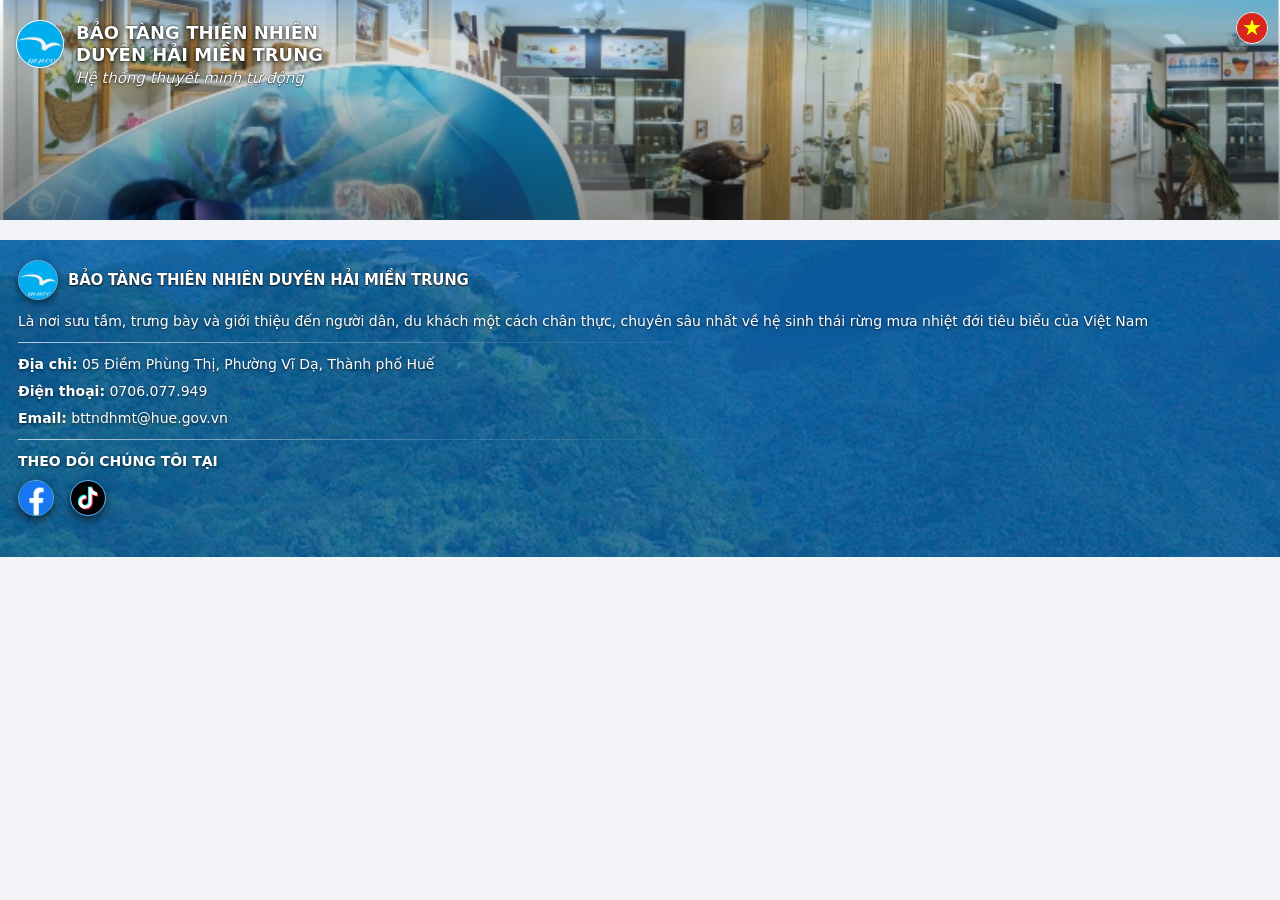
<file: index.html>
<!DOCTYPE html>
<html lang="vi">
<head>
<meta charset="UTF-8">
<meta name="viewport" content="width=device-width, initial-scale=1.0">
<title>Bảo tàng</title>
<link rel="stylesheet" href="./style.css">
</head>

<body class="app">

<!-- COVER -->
<div class="app-cover">

  <div class="cover-overlay">

    <div class="cover-top">

      <div class="cover-left">

        <!-- HÀNG LOGO + TITLE -->
        <div class="title-row">

          <div class="logo-wrap">
            <img src="./logo.jpg" class="logo">
          </div>

          <div class="title-text">
            <h1 id="museumTitle">
  BẢO TÀNG THIÊN NHIÊN <br>
  DUYÊN HẢI MIỀN TRUNG
</h1>
            <h2 id="museumTitleEn" class="hidden">CENTRAL COASTAL NATURE MUSEUM</h2>
          </div>

        </div>

        <!-- SUB -->
        <p id="museumSub">Hệ thống thuyết minh tự động</p>
        <p id="museumSubEn" class="hidden">Automatic Audio Guide System</p>

      </div>

      <!-- FLAG -->
      <div class="lang-switch" id="langSwitch">
        <img id="langIcon" src="./vn.jpg">
      </div>

    </div>

  </div>

</div>
    

<!-- LIST -->
<div class="app-list" id="list"></div>

<!-- ✅ BLOCK GIỚI THIỆU -->
<div class="museum-info">
  <div class="overlay"></div>

  <div class="info-content">

    <!-- HEADER -->
    <div class="info-header">
      <img src="./logo.jpg" class="info-logo">
      <h3>BẢO TÀNG THIÊN NHIÊN DUYÊN HẢI MIỀN TRUNG</h3>
    </div> <!-- ✅ ĐÓNG Ở ĐÂY -->

    <!-- BLOCK 1 -->
    <div class="info-block desc">
      <p>
        Là nơi sưu tầm, trưng bày và giới thiệu đến người dân, du khách
        một cách chân thực, chuyên sâu nhất về hệ sinh thái rừng mưa nhiệt đới tiêu biểu của Việt Nam
      </p>
    </div>

    <!-- BLOCK 2 -->
    <div class="info-block contact">
      <p><b>Địa chỉ:</b> 05 Điềm Phùng Thị, Phường Vĩ Dạ, Thành phố Huế</p>
      <p><b>Điện thoại:</b> 0706.077.949</p>
      <p><b>Email:</b> bttndhmt@hue.gov.vn</p>
    </div>

    <!-- BLOCK 3 -->
    <div class="info-block social-block">
      <p><b>THEO DÕI CHÚNG TÔI TẠI</b></p>

      <div class="social">
        <a href="https://fb.com/bttndhmt" target="_blank">
          <img src="fb.png">
        </a>
        <a href="https://www.tiktok.com/@bttndhmt" target="_blank">
          <img src="tiktok.png">
        </a>
      </div>
    </div>

  </div>
</div>

<script src="./app.js"></script>

<script>
// ===== GLOBAL =====
let currentLang = localStorage.getItem("lang") || "vi";
let currentAudio = null;
let currentBtn = null;

const langSwitch = document.getElementById("langSwitch");
const langIcon = document.getElementById("langIcon");

// ===== FLAG =====
function updateLangUI() {
langIcon.src = currentLang === "vi" ? "./vn.jpg" : "./en.jpg";
}

function updateHeaderLang() {
  const isVI = currentLang === "vi";

  document.getElementById("museumTitle").classList.toggle("hidden", !isVI);
  document.getElementById("museumTitleEn").classList.toggle("hidden", isVI);

  document.getElementById("museumSub").classList.toggle("hidden", !isVI);
  document.getElementById("museumSubEn").classList.toggle("hidden", isVI);
}

updateLangUI();
updateHeaderLang();

// ===== SWITCH LANG =====
langSwitch.onclick = () => {
  currentLang = currentLang === "vi" ? "en" : "vi";
  localStorage.setItem("lang", currentLang);

  updateLangUI();
  updateHeaderLang();

  if (currentAudio) {
    currentAudio.pause();
    if (currentBtn) currentBtn.innerText = "▶";
    currentAudio = null;
    currentBtn = null;
  }

  load();
};

// ===== LOAD =====
async function load() {

  const data = await getPlaces();
  localStorage.setItem("places", JSON.stringify(data));
  const list = document.getElementById("list");
  list.innerHTML = "";

  let order = []; // 👈 QUAN TRỌNG

  const rooms = [
    { id: 1 },
    { id: 8 },
    { id: 9 },
    { id: 10 },
    { id: 11 },
    { id: 12 },
    { id: 13 }
  ];

  function getRoomTitle(id) {
    const map = {
      1: {
        vi: "GIỚI THIỆU TỔNG QUAN",
        en: "GENERAL INTRODUCTION"
      },
      8: { vi: "Phòng trưng bày Thực vật và gỗ rừng", en: "Wood and Plant Exhibition Room" },
      9: { vi: "Phòng trưng bày Khu hệ Thú rừng mưa nhiệt đới ", en: "Tropical Rainforest Mammal Fauna Exhibition Room" },
      10:{ vi: "Phòng trưng bày Cá, Lưỡng cư và Bò sát ", en: "Fish, Amphibians, and Reptiles Exhibition Room" },
      11:{ vi: "Phòng trưng bày Tiến hóa sinh giới", en: "Evolution of Life Exhibition Room" },
      12:{ vi: "Phòng trưng bày Khu hệ chim vùng đầm phá", en: "Lagoon Bird Fauna Exhibition Room" },
      13:{ vi: "Phòng trưng bày Địa chất và Khoáng sản", en: "Geology and Mineral Resources Exhibition Room" }
    };
    return map[id] ? map[id][currentLang] : "";
  }

  function getFloor(id) {
    if (id === 1) return "";
    if (id >= 8 && id <= 10) return currentLang === "vi" ? "TẦNG 1" : "FLOOR 1";
    if (id === 11) return currentLang === "vi" ? "TẦNG 2" : "FLOOR 2";
    if (id >= 12) return currentLang === "vi" ? "TẦNG 3" : "FLOOR 3";
  }

  let lastFloor = "";

  rooms.forEach(room => {

    const items = data.filter(d => d.danhmuc == room.id);
    if (!items.length) return;

    const floor = getFloor(room.id);

    if (floor && floor !== lastFloor) {
      const f = document.createElement("div");
      f.className = "floor-title";
      f.innerText = floor;
      list.appendChild(f);
      lastFloor = floor;
    }

    const section = document.createElement("div");
    section.className = room.id == 1 ? "category main-category" : "category";

    section.innerHTML = `
      <div class="category-title">
        <span>${getRoomTitle(room.id)}</span>
        <span class="arrow">▼</span>
      </div>
      <div class="category-list"></div>
    `;

    const title = section.querySelector(".category-title");
    const listWrap = section.querySelector(".category-list");

    title.onclick = () => {
      listWrap.classList.toggle("open");
      section.classList.toggle("open");
    };

    items.forEach((item, index) => {

      order.push(item.id); // 👈 CHÌA KHÓA NEXT

      const div = document.createElement("div");
      div.className = "app-card";

      const number = (index + 1).toString().padStart(2, "0");

      div.innerHTML = `
        <div class="card-left">
          <div class="card-number">${number}</div>
        </div>

        <div class="card-content">
          <div class="card-title">
            ${currentLang === "vi"
              ? item.tendiadiem
              : (item.tendiadiemen || item.tendiadiem)}
          </div>
        </div>

        <div class="card-right">
          <button class="play-btn">▶</button>
          <audio></audio>
        </div>
      `;

      const titleEl = div.querySelector(".card-title");
      const btn = div.querySelector(".play-btn");
      const audio = div.querySelector("audio");

      titleEl.onclick = () => {
        localStorage.setItem("place_" + item.id, JSON.stringify(item));
        window.location.href = "detail.html?id=" + item.id;
      };

      btn.onclick = () => {

        if (currentAudio === audio) {
          audio.pause();
          btn.innerText = "▶";
          currentAudio = null;
          currentBtn = null;
          return;
        }

        if (currentAudio) {
          currentAudio.pause();
          if (currentBtn) currentBtn.innerText = "▶";
  
      }

        audio.src = currentLang === "vi"
          ? item.audiotiengviet
          : item.audiotienganh;

        audio.play();
        btn.innerText = "⏸";

        currentAudio = audio;
        currentBtn = btn;
      };

      audio.onended = () => {
        btn.innerText = "▶";
        currentAudio = null;
        currentBtn = null;
      };

      listWrap.appendChild(div);
    });

    list.appendChild(section);
  });

  // 👇 LƯU ORDER ĐÚNG CHỖ
  localStorage.setItem("order", JSON.stringify(order));
}

// START
load();
</script>

</body>
</html>
</file>
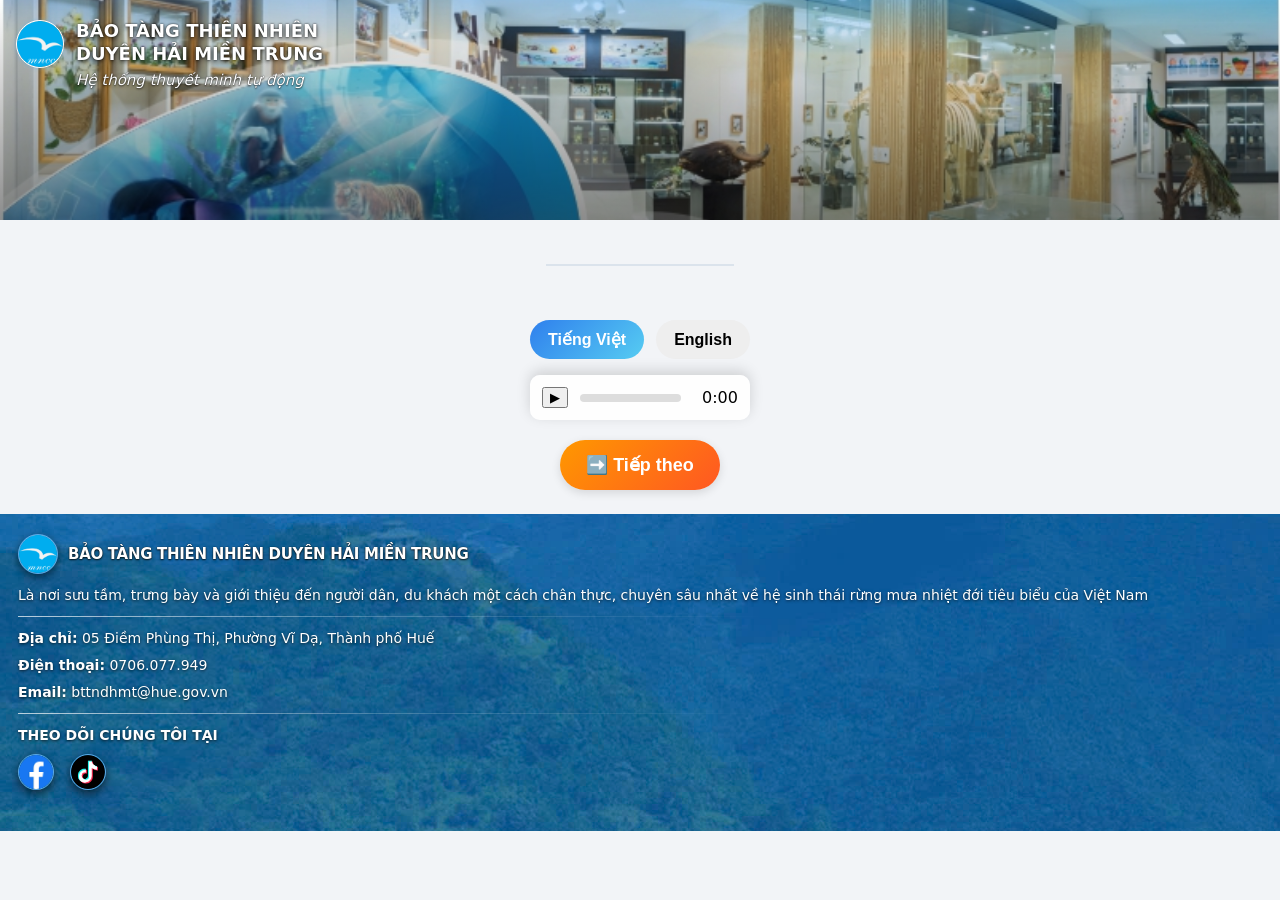
<file: detail.html>
<!DOCTYPE html>
<html lang="vi">
<head>
<meta charset="UTF-8">
<meta name="viewport" content="width=device-width, initial-scale=1.0">
<title>Chi tiết</title>
<link rel="stylesheet" href="./style.css">
</head>

<body class="app">

<!-- HEADER -->
<div class="app-cover small" onclick="goHome()">
  <div class="cover-overlay">
    <div class="cover-top">
      <div class="cover-left">

        <div class="cover-header">

          <!-- LOGO -->
          <div class="logo-wrap">
            <img src="./logo.jpg" class="logo">
          </div>

          <!-- TEXT -->
          <div class="title-group">
            <h1 id="museumTitle">
  BẢO TÀNG THIÊN NHIÊN <br>
  DUYÊN HẢI MIỀN TRUNG
</h1>
            <h1 id="museumTitleEn" class="hidden">CENTRAL COASTAL NATURE MUSEUM</h1>

            <p id="museumSub">Hệ thống thuyết minh tự động</p>
            <p id="museumSubEn" class="hidden">Automatic Audio Guide System</p>
          </div>

        </div>

      </div>
    </div>
  </div>
</div>
<!-- CONTENT -->
<div class="app-detail">

  <h2 id="title"></h2>

<div id="gallery" class="hero-slider"></div>


  <!-- LANG -->
  <div class="lang-center">
    <button id="btnVI" class="lang-btn active">Tiếng Việt</button>
    <button id="btnEN" class="lang-btn">English</button>
  </div>

<!-- AUDIO -->
<div class="audio-bar">
  <button id="playBtn">▶</button>

  <div class="progress">
    <div class="progress-fill" id="progress"></div>
  </div>

  <span id="time">0:00</span>
</div>

<audio id="audio"></audio>



  <!-- TEXT -->
  <div id="content"></div>

</div>

<div id="content"></div>

<!-- NEXT -->
<div class="next-wrap">
  <button id="nextBtn">➡️ Tiếp theo</button>
</div>

<div class="museum-info">
  <div class="overlay"></div>

  <div class="info-content">

    <!-- HEADER -->
    <div class="info-header">
      <img src="./logo.jpg" class="info-logo">
      <h3>BẢO TÀNG THIÊN NHIÊN DUYÊN HẢI MIỀN TRUNG</h3>
    </div> <!-- ✅ ĐÓNG Ở ĐÂY -->

    <!-- BLOCK 1 -->
    <div class="info-block desc">
      <p>
        Là nơi sưu tầm, trưng bày và giới thiệu đến người dân, du khách
        một cách chân thực, chuyên sâu nhất về hệ sinh thái rừng mưa nhiệt đới tiêu biểu của Việt Nam
      </p>
    </div>

    <!-- BLOCK 2 -->
    <div class="info-block contact">
      <p><b>Địa chỉ:</b> 05 Điềm Phùng Thị, Phường Vĩ Dạ, Thành phố Huế</p>
      <p><b>Điện thoại:</b> 0706.077.949</p>
      <p><b>Email:</b> bttndhmt@hue.gov.vn</p>
    </div>

    <!-- BLOCK 3 -->
    <div class="info-block social-block">
      <p><b>THEO DÕI CHÚNG TÔI TẠI</b></p>

      <div class="social">
        <a href="https://fb.com/bttndhmt" target="_blank">
          <img src="fb.png">
        </a>
        <a href="https://www.tiktok.com/@bttndhmt" target="_blank">
          <img src="tiktok.png">
        </a>
      </div>
    </div>

  </div>
</div>


<script src="app.js"></script>

<script>

// ================= DETAIL =================

const id =
new URLSearchParams(window.location.search)
.get("id");

// cache local
let place =
JSON.parse(
localStorage.getItem("place_" + id)
);

// fallback list
if (!place) {

const all =
JSON.parse(
localStorage.getItem("places")
) || [];

place = all.find(
p => p.id == id
);
}

let lang =
localStorage.getItem("lang") || "vi";

const titleEl =
document.getElementById("title");

const contentEl =
document.getElementById("content");

const btnVI =
document.getElementById("btnVI");

const btnEN =
document.getElementById("btnEN");

const audio =
document.getElementById("audio");

const playBtn =
document.getElementById("playBtn");

const progress =
document.getElementById("progress");

const time =
document.getElementById("time");


// ================= LOAD ALL PLACES =================

async function loadAllPlaces() {

  try {

    const places = await getPlaces();

    localStorage.setItem(
      "places",
      JSON.stringify(places)
    );

    return places;

  } catch (e) {

    console.log(
      "LOAD PLACES ERROR:",
      e
    );

    return [];
  }
}
// ================= RENDER =================

async function render() {

if (!place) return;

titleEl.innerText =
lang === "vi"
? place.tendiadiem
: (
place.tendiadiemen ||
place.tendiadiem
);

contentEl.innerHTML = `
  <div class="content">
    ${
      lang === "vi"
        ? place.thuyetminh
        : place.thuyetminhtienganh
    }
  </div>
`;
// ===== AUDIO =====

audio.pause();

audio.src =
lang === "vi"
? place.audiotiengviet
: place.audiotienganh;

playBtn.innerText = "▶";

updateHeaderLang()

// ================= HERO SLIDER =================

const galleryEl =
  document.getElementById("gallery");

// ảnh đại diện đầu tiên
const images = [

  {
    taianh: place.anhdaidien
  },

  ...(await getImages(
    place.id || place.autoid
  ))
];

const hasMultiple =
  images.length > 1;
galleryEl.innerHTML = `

${hasMultiple ? `
<button class="nav prev" onclick="prevSlide()">
❮
</button>
` : ""}

<div class="slides">

${images.map(img => {

  const src =
    img.taianh ||
    img.url ||
    "";

  return `

    <div class="hero-slide">

      <img
  data-src="${src}"
  src=""
  class="lazy-img"
  onclick="openImage('${src}')"
>

    </div>

  `;

}).join("")}

</div>

${hasMultiple ? `
<button class="nav next" onclick="nextSlideManual()">
❯
</button>
` : ""}

${hasMultiple ? `
<div class="dots">

${images.map((_,i)=>`
  <span class="dot ${i===0?"active":""}"></span>
`).join("")}

</div>
` : ""}
`;

  
// ================= AUTO SLIDE =================

let currentSlide = 0;

const slidesWrap =
  galleryEl.querySelector(".slides");

const slides =
  galleryEl.querySelectorAll(".hero-slide");
// ===== LAZY LOAD + COMPRESS =====

const lazyImages =
  galleryEl.querySelectorAll(".lazy-img");

lazyImages.forEach(async (img)=>{

  const original =
    img.dataset.src;

  const compressed =
    await compressImage(
      original,
      0.5,
      1000
    );

  img.src = compressed;
});

// ===== SHOW =====

function showSlide(index){

  slides[index].scrollIntoView({

    behavior:"smooth",

    inline:"center",

    block:"nearest"

  });

  updateDots();
}

// ===== DOTS =====

function updateDots(){

  const dots =
    galleryEl.querySelectorAll(".dot");

  dots.forEach(dot =>
    dot.classList.remove("active")
  );

  dots[indexSafe()]
    ?.classList.add("active");
}

function indexSafe(){

  if(currentSlide >= slides.length){
    currentSlide = 0;
  }

  if(currentSlide < 0){
    currentSlide = slides.length - 1;
  }

  return currentSlide;
}

// ===== NEXT =====

function nextSlide(){

  currentSlide++;

  indexSafe();

  showSlide(currentSlide);
}

// ===== PREV =====

function prevSlide(){

  currentSlide--;

  indexSafe();

  showSlide(currentSlide);
}

// ===== BUTTONS =====

window.nextSlideManual = () => {

  nextSlide();

  resetAuto();
};

window.prevSlide = () => {

  prevSlide();

  resetAuto();
};

// ===== AUTO =====

let autoSlide =
  setInterval(nextSlide, 5000);

function resetAuto(){

  clearInterval(autoSlide);

  autoSlide =
    setInterval(nextSlide, 5000);
}

// ===== TOUCH FIX =====
let isTouching = false;

galleryEl.addEventListener("touchstart", () => {

  isTouching = true;

  clearInterval(autoSlide);
});

slidesWrap.addEventListener("scroll", () => {

  const slideWidth =
    slides[0].offsetWidth;

  currentSlide = Math.round(
    slidesWrap.scrollLeft / slideWidth
  );

  updateDots();
});

// ===== TOUCH =====

galleryEl.addEventListener("touchstart", () => {

  clearInterval(autoSlide);
});

galleryEl.addEventListener("touchend", () => {

  resetAuto();
});
  
    // audio
  audio.pause();

  audio.src =
    lang === "vi"
      ? place.audiotiengviet
      : place.audiotienganh;

  playBtn.innerText = "▶";

  updateHeaderLang();
}

// ================= AUDIO =================

playBtn.onclick = async () => {

  if (!audio.src) return;

  try {

    if (audio.paused) {

      await audio.play();

      playBtn.innerText = "⏸";

    } else {

      audio.pause();

      playBtn.innerText = "▶";
    }

  } catch (e) {

    console.log(e);
  }
};

audio.ontimeupdate = () => {

  if (!audio.duration) return;

  const percent =
    (audio.currentTime / audio.duration) * 100;

  progress.style.width = percent + "%";

  const min = Math.floor(audio.currentTime / 60);
  const sec = Math.floor(audio.currentTime % 60);

  time.innerText =
    `${min}:${sec.toString().padStart(2,"0")}`;
};

// ================= LANG =================
btnVI.onclick = () => {

  lang = "vi";

  localStorage.setItem("lang", lang);

  btnVI.classList.add("active");
  btnEN.classList.remove("active");

  render();
};

btnEN.onclick = () => {

  lang = "en";

  localStorage.setItem("lang", lang);

  btnEN.classList.add("active");
  btnVI.classList.remove("active");

  render();
};

function updateHeaderLang() {

  const isVI = lang === "vi";

  document.getElementById("museumTitle")
    .classList.toggle("hidden", !isVI);

  document.getElementById("museumTitleEn")
    .classList.toggle("hidden", isVI);

  document.getElementById("museumSub")
    .classList.toggle("hidden", !isVI);

  document.getElementById("museumSubEn")
    .classList.toggle("hidden", isVI);
}

// ================= NEXT =================

const nextBtn =
  document.getElementById("nextBtn");

nextBtn.onclick = async () => {

  // lấy toàn bộ place
  let all =
    JSON.parse(
      localStorage.getItem("places")
    ) || [];

  // chưa có cache
  if (!all.length) {

    all = await loadAllPlaces();
  }

  // sort theo id
  all.sort((a,b)=>{

    const idA =
      parseInt(
        a.id ||
        a.autoid ||
        a.iddulieu
      );

    const idB =
      parseInt(
        b.id ||
        b.autoid ||
        b.iddulieu
      );

    return idA - idB;
  });

  // id hiện tại
  const currentId =
    parseInt(id);

  // index hiện tại
  const index =
    all.findIndex(p =>

      parseInt(
        p.id ||
        p.autoid ||
        p.iddulieu
      ) === currentId
    );

  // mặc định vòng về đầu
  let nextPlace = all[0];

  // có phần tử tiếp theo
  if (
    index !== -1 &&
    index < all.length - 1
  ) {

    nextPlace =
      all[index + 1];
  }

  // id tiếp theo
  const nextId =
    nextPlace.id ||
    nextPlace.autoid ||
    nextPlace.iddulieu;

  // cache trước
  localStorage.setItem(
    "place_" + nextId,
    JSON.stringify(nextPlace)
  );

  // chuyển trang
  window.location.href =
    "detail.html?id=" + nextId;
};

// ================= NAV =================
function goHome() {
  window.location.href = "index.html";
}

// ================= IMAGE VIEWER =================
function openImage(src) {

  document.getElementById("viewer").style.display = "flex";

  document.getElementById("viewerImg").src = src;
}

function closeViewer() {

  document.getElementById("viewer").style.display = "none";
}
// ================= COMPRESS IMAGE =================

async function compressImage(url, quality = 0.7, maxWidth = 1200){

  return new Promise((resolve) => {

    const img = new Image();

    img.crossOrigin = "anonymous";

    img.onload = () => {

      const canvas =
        document.createElement("canvas");

      let width = img.width;
      let height = img.height;

      // resize
      if(width > maxWidth){

        height =
          height * (maxWidth / width);

        width = maxWidth;
      }

      canvas.width = width;
      canvas.height = height;

      const ctx =
        canvas.getContext("2d");

      ctx.drawImage(
        img,
        0,
        0,
        width,
        height
      );

      resolve(
        canvas.toDataURL(
          "image/jpeg",
          quality
        )
      );
    };

    img.src = url;
  });
}
// INIT
async function init() {

  await getToken();

  // chưa có cache
  if (!place) {

    const all =
      await loadAllPlaces();

    place = all.find(
      p =>
        String(
          p.id ||
          p.autoid ||
          p.iddulieu
        ) === String(id)
    );
  }

  // có dữ liệu
  if (place) {

    render();

  } else {

    alert("Không có dữ liệu!");

    window.location.href =
      "index.html";
  }
}

init();

</script>

<div id="viewer" class="viewer" onclick="closeViewer()">
  <img id="viewerImg">
</div>
</file>
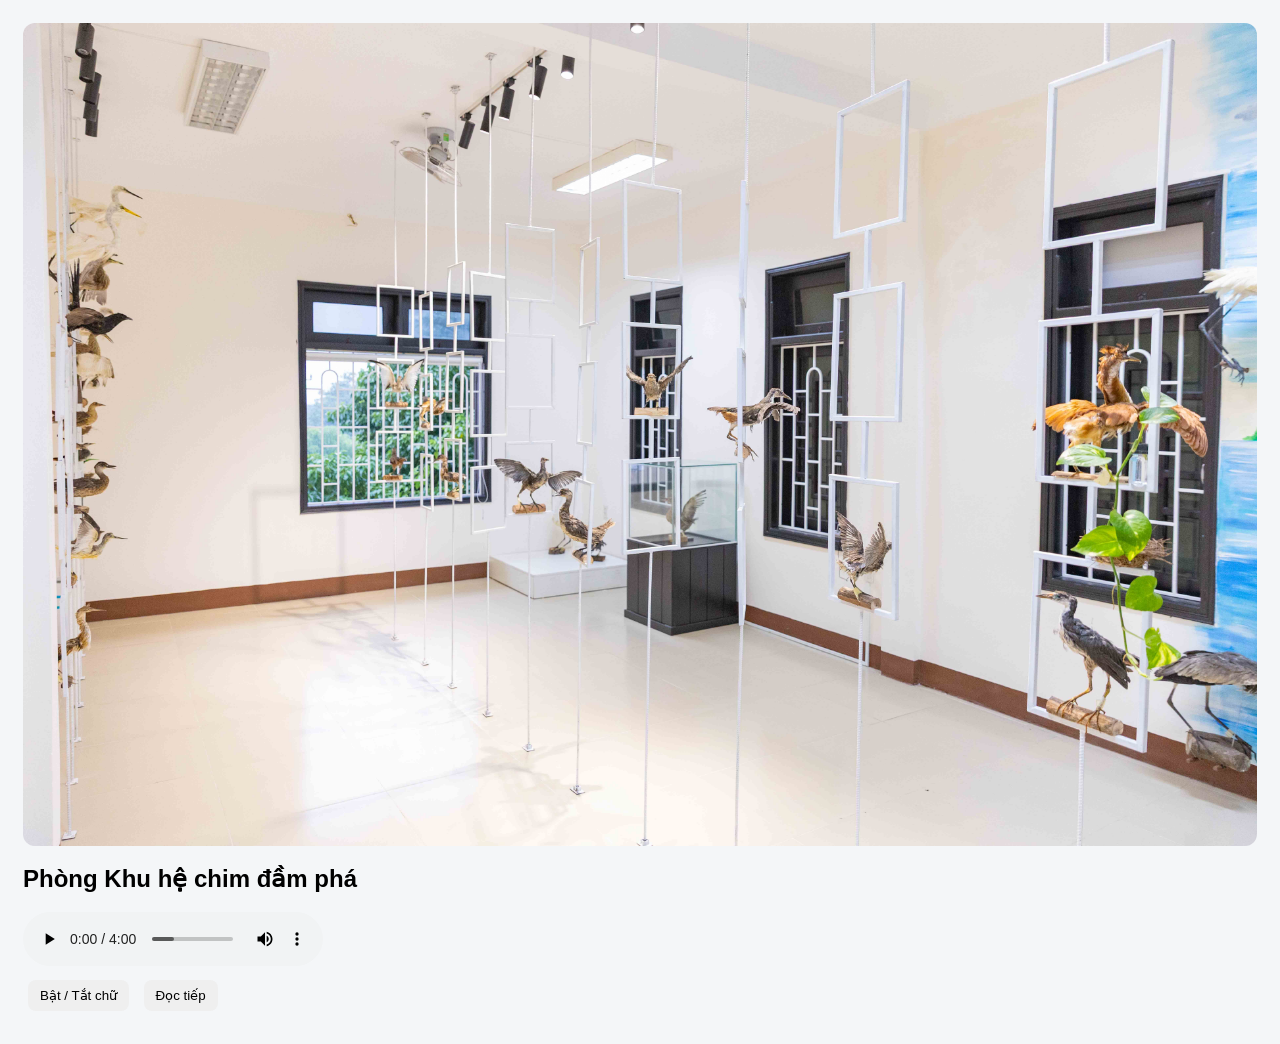
<file: rooms/chim.html>
<!DOCTYPE html>
<html lang="vi">
<head>
<meta charset="UTF-8">
<meta name="viewport" content="width=device-width, initial-scale=1.0">
<title>Phòng Khu hệ chim đầm phá</title>
<style>
body { font-family: Arial; padding:15px; background:#f4f6f8; }
img { width:100%; border-radius:12px; }
h2 { margin-top:15px; }
button { margin:10px 5px; padding:8px 12px; border:none; border-radius:8px; }
#text { display:none; max-height:200px; overflow:auto; background:#fff; padding:10px; border-radius:8px; }
</style>
</head>
<body>

<img src="../img/chim.jpg">
<h2>Phòng Khu hệ chim đầm phá</h2>

<audio id="audio" controls src="../amthanh/5.mp3"></audio>

<div>
<button onclick="toggleText()">Bật / Tắt chữ</button>
<button onclick="scrollText()">Đọc tiếp</button>
</div>

<div id="text">Vùng đầm phá Tam Giang – Cầu Hai là hệ đầm phá lớn nhất Đông Nam Á...<br>(TOÀN BỘ NỘI DUNG PHÒNG CHIM ĐẦM PHÁ)</div>

<script>
function toggleText() {
  let t = document.getElementById('text');
  t.style.display = (t.style.display === 'none') ? 'block' : 'none';
}
function scrollText() {
  let t = document.getElementById('text');
  t.scrollTop += 150;
}
</script>

</body>
</html>
</file>
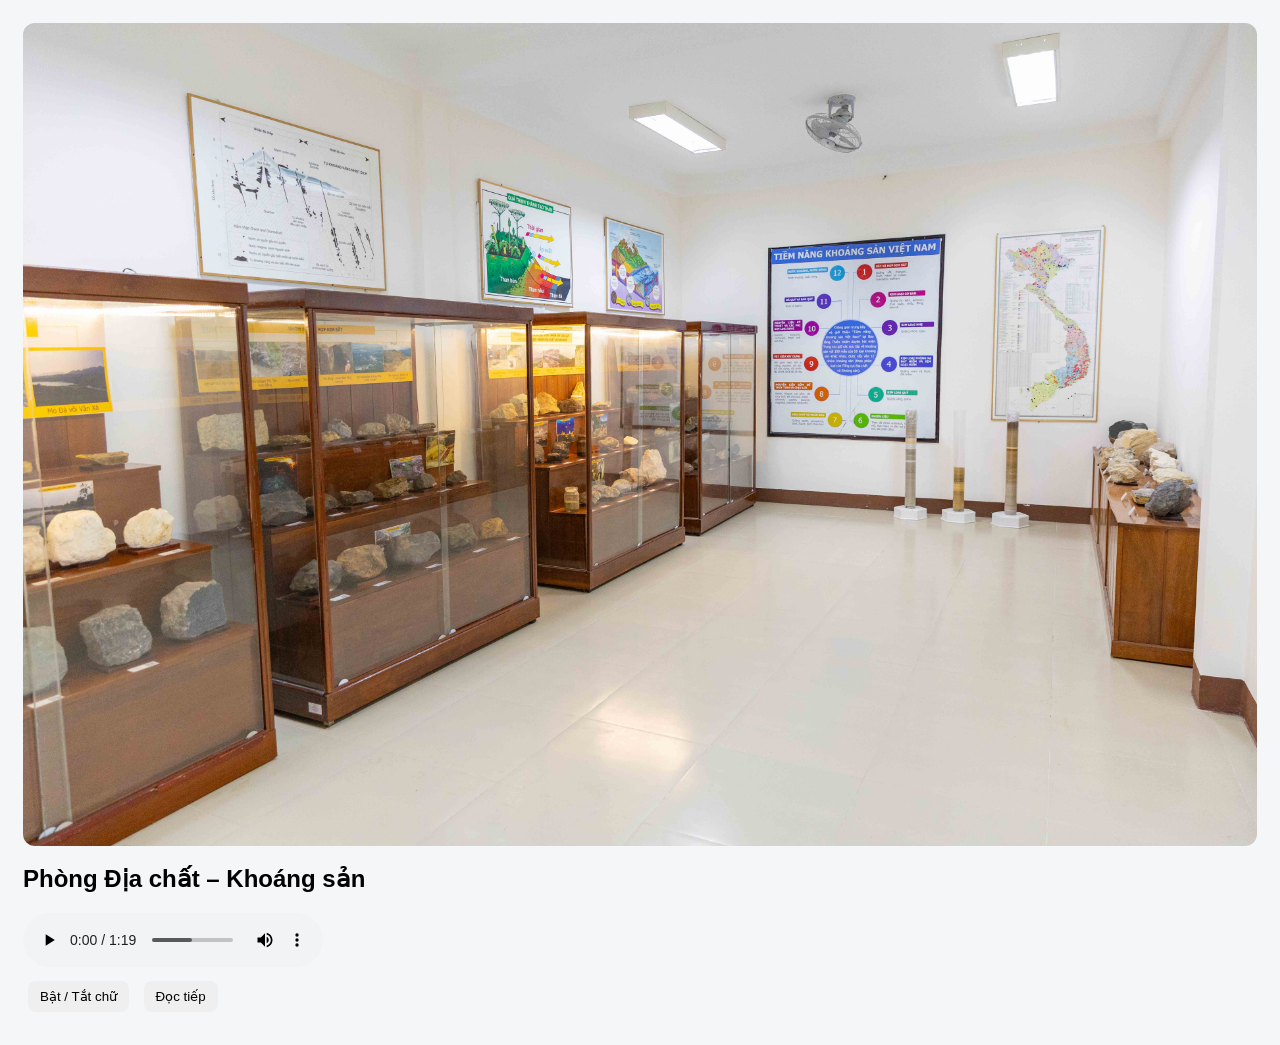
<file: rooms/dia-chat.html>
<!DOCTYPE html>
<html lang="vi">
<head>
<meta charset="UTF-8">
<meta name="viewport" content="width=device-width, initial-scale=1.0">
<title>Phòng Địa chất – Khoáng sản</title>
<style>
body { font-family: Arial; padding:15px; background:#f4f6f8; }
img { width:100%; border-radius:12px; }
h2 { margin-top:15px; }
button { margin:10px 5px; padding:8px 12px; border:none; border-radius:8px; }
#text { display:none; max-height:200px; overflow:auto; background:#fff; padding:10px; border-radius:8px; }
</style>
</head>
<body>

<img src="../img/dia-chat.jpg">
<h2>Phòng Địa chất – Khoáng sản</h2>

<audio id="audio" controls src="../amthanh/6.mp3"></audio>

<div>
<button onclick="toggleText()">Bật / Tắt chữ</button>
<button onclick="scrollText()">Đọc tiếp</button>
</div>

<div id="text">Việt Nam có khoảng 5.000 mỏ và điểm quặng với gần 60 loại khoáng sản...<br>(TOÀN BỘ NỘI DUNG PHÒNG ĐỊA CHẤT – KHOÁNG SẢN)</div>

<script>
function toggleText() {
  let t = document.getElementById('text');
  t.style.display = (t.style.display === 'none') ? 'block' : 'none';
}
function scrollText() {
  let t = document.getElementById('text');
  t.scrollTop += 150;
}
</script>

</body>
</html>
</file>
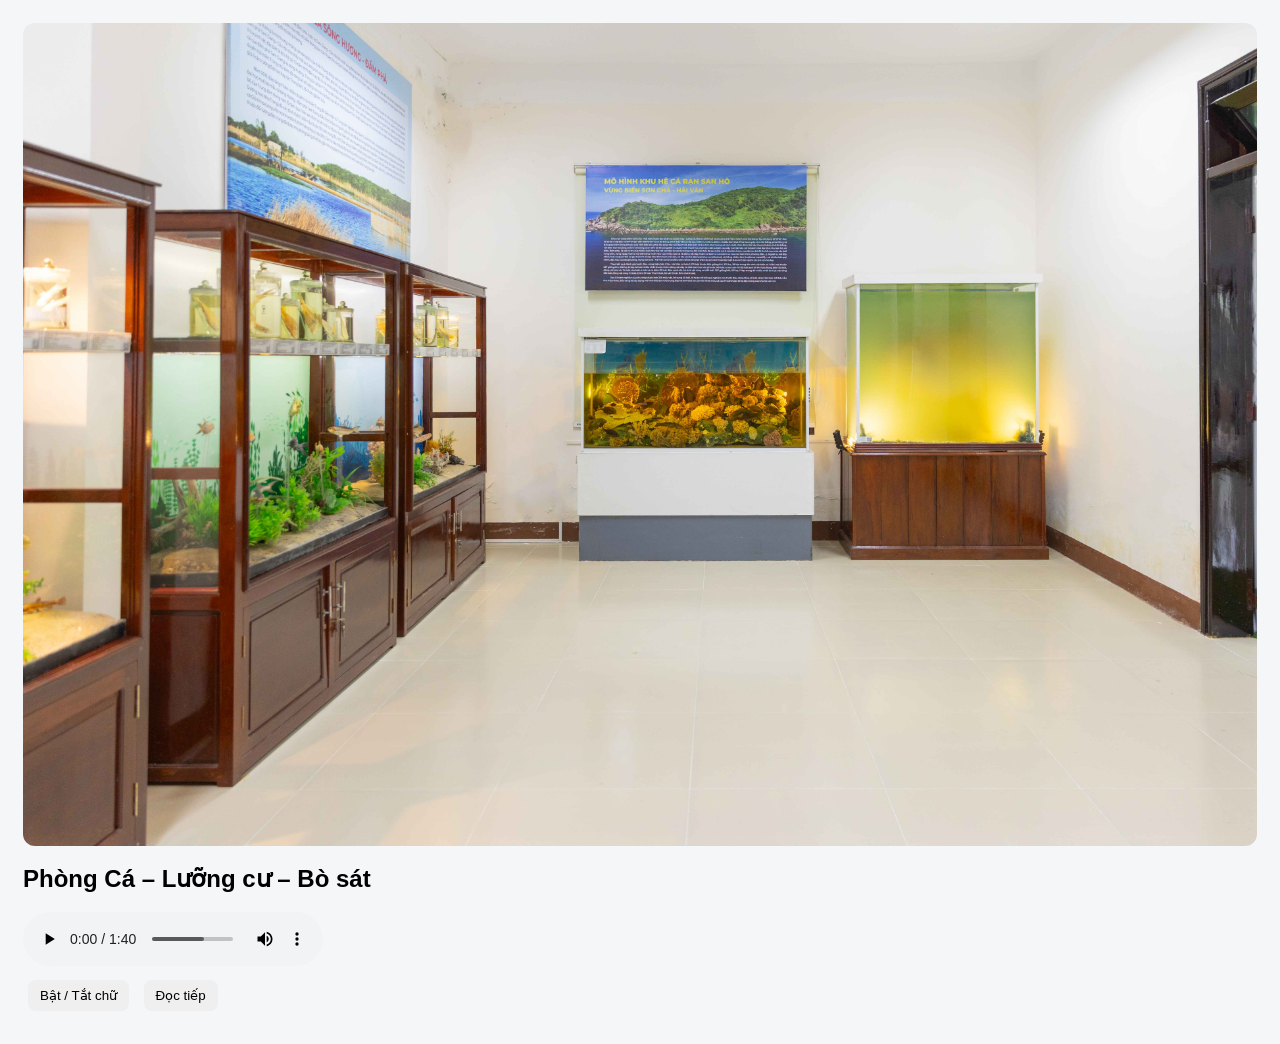
<file: rooms/luong-cu.html>
<!DOCTYPE html>
<html lang="vi">
<head>
<meta charset="UTF-8">
<meta name="viewport" content="width=device-width, initial-scale=1.0">
<title>Phòng Cá – Lưỡng cư – Bò sát</title>
<style>
body { font-family: Arial; padding:15px; background:#f4f6f8; }
img { width:100%; border-radius:12px; }
h2 { margin-top:15px; }
button { margin:10px 5px; padding:8px 12px; border:none; border-radius:8px; }
#text { display:none; max-height:200px; overflow:auto; background:#fff; padding:10px; border-radius:8px; }
</style>
</head>
<body>

<img src="../img/luong-cu.jpg">
<h2>Phòng Cá – Lưỡng cư – Bò sát</h2>

<audio id="audio" controls src="../amthanh/3.mp3"></audio>

<div>
<button onclick="toggleText()">Bật / Tắt chữ</button>
<button onclick="scrollText()">Đọc tiếp</button>
</div>

<div id="text">Khu trưng bày cá, lưỡng cư và bò sát phản ánh sự đa dạng sinh học của các hệ sinh thái nước...<br>(TOÀN BỘ NỘI DUNG PHÒNG CÁ – LƯỠNG CƯ – BÒ SÁT)</div>

<script>
function toggleText() {
  let t = document.getElementById('text');
  t.style.display = (t.style.display === 'none') ? 'block' : 'none';
}
function scrollText() {
  let t = document.getElementById('text');
  t.scrollTop += 150;
}
</script>

</body>
</html>
</file>
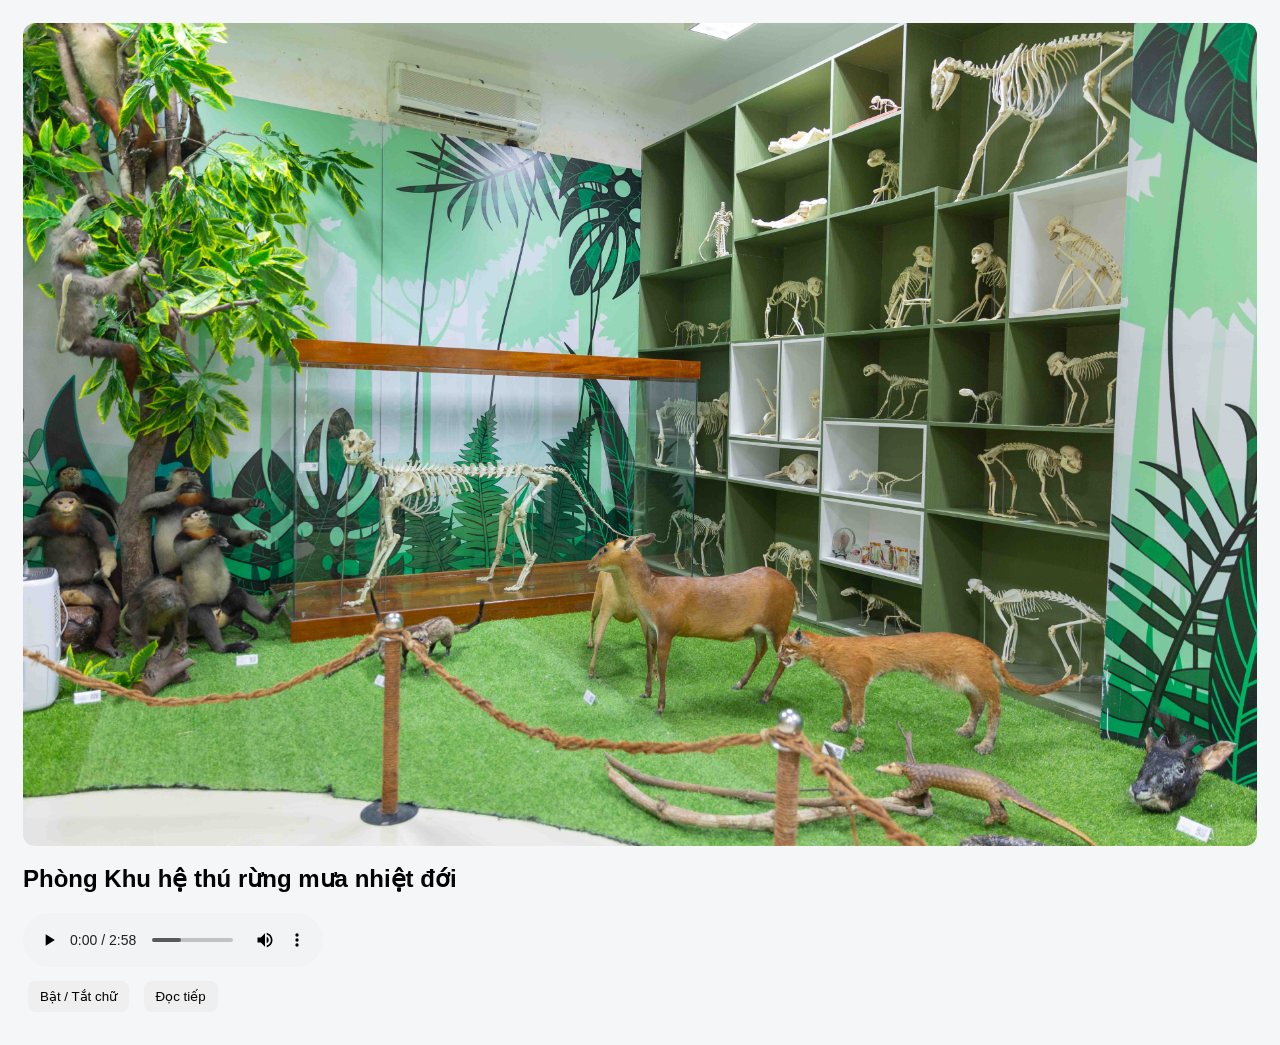
<file: rooms/nhiet-doi.html>
<!DOCTYPE html>
<html lang="vi">
<head>
<meta charset="UTF-8">
<meta name="viewport" content="width=device-width, initial-scale=1.0">
<title>Phòng Khu hệ thú rừng mưa nhiệt đới</title>
<style>
body { font-family: Arial; padding:15px; background:#f4f6f8; }
img { width:100%; border-radius:12px; }
h2 { margin-top:15px; }
button { margin:10px 5px; padding:8px 12px; border:none; border-radius:8px; }
#text { display:none; max-height:200px; overflow:auto; background:#fff; padding:10px; border-radius:8px; }
</style>
</head>
<body>

<img src="../img/nhiet-doi.jpg">
<h2>Phòng Khu hệ thú rừng mưa nhiệt đới</h2>

<audio id="audio" controls src="../amthanh/2.mp3"></audio>

<div>
<button onclick="toggleText()">Bật / Tắt chữ</button>
<button onclick="scrollText()">Đọc tiếp</button>
</div>

<div id="text">Phòng trưng bày giới thiệu các nhóm thú tiêu biểu của rừng mưa nhiệt đới Trường Sơn...<br>(TOÀN BỘ NỘI DUNG PHÒNG THÚ RỪNG MƯA NHIỆT ĐỚI)</div>

<script>
function toggleText() {
  let t = document.getElementById('text');
  t.style.display = (t.style.display === 'none') ? 'block' : 'none';
}
function scrollText() {
  let t = document.getElementById('text');
  t.scrollTop += 150;
}
</script>

</body>
</html>
</file>
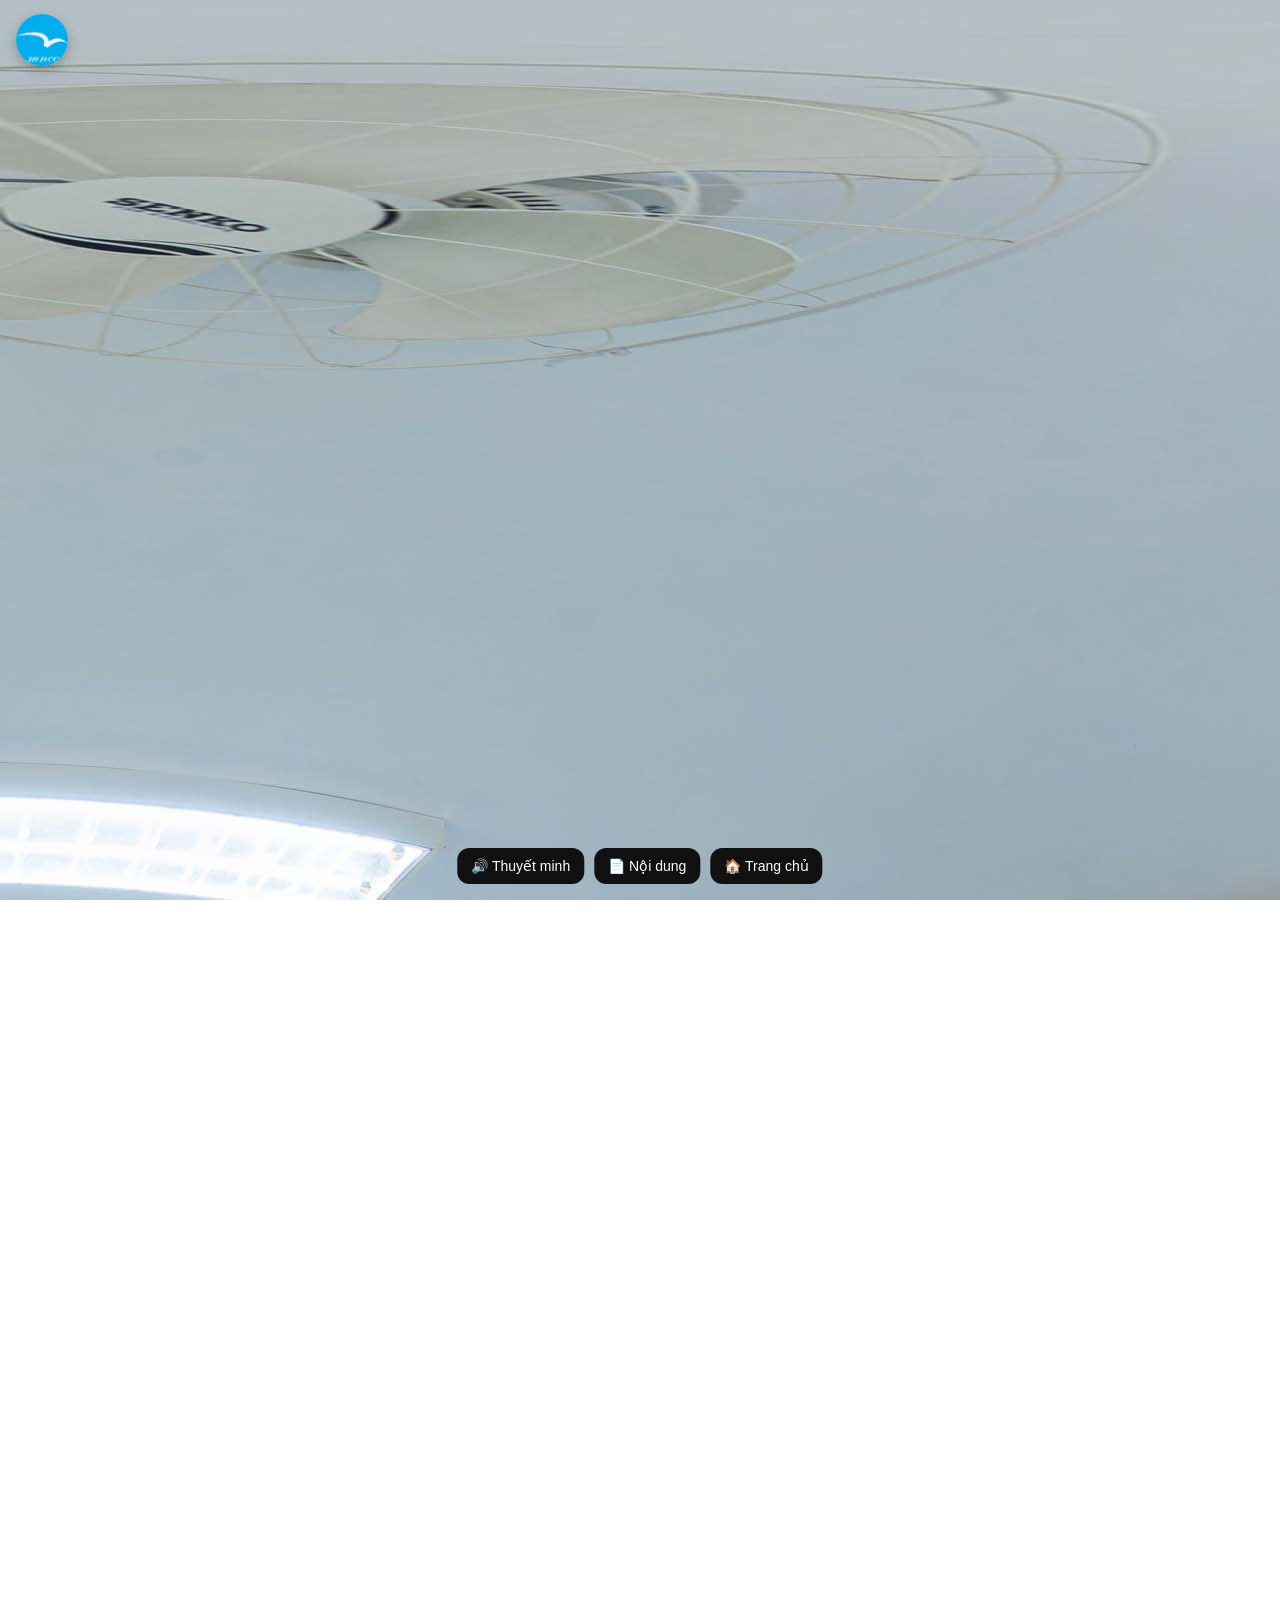
<file: rooms/thuc-vat.html>
<!DOCTYPE html>
<html lang="vi">
<head>
<meta charset="UTF-8">
<meta name="viewport" content="width=device-width, initial-scale=1.0, user-scalable=no">
<title>Phòng Thực vật – Gỗ rừng</title>

<!-- A-FRAME -->
<script src="https://aframe.io/releases/1.5.0/aframe.min.js"></script>

<style>
html, body {
  margin: 0;
  padding: 0;
  width: 100%;
  height: 100%;
  overflow: hidden;
  font-family: Arial, sans-serif;
}

/* LOGO */
.logo-circle{
  position: fixed;
  top: 14px;
  left: 16px;
  z-index: 1000;

  width: 52px;
  height: 52px;

  border-radius: 50%;
  object-fit: cover;

  /* KHÔNG NỀN */
  background: transparent;

  /* nổi nhẹ trên ảnh */
  box-shadow: 0 4px 12px rgba(0,0,0,0.25);
}

/* PANEL NỘI DUNG */
#textBox {
  position: fixed;
  bottom: 90px;
  left: 50%;
  transform: translateX(-50%);
  width: calc(100% - 40px);
  max-width: 860px;
  max-height: 55vh;
  overflow-y: auto;

  background: linear-gradient(
    to top,
    rgba(0,0,0,0.85),
    rgba(0,0,0,0.65)
  );

  color: #ffffff;
  border-radius: 20px;
  padding: 22px 26px;
  display: none;
  z-index: 20;

  box-shadow: 0 12px 30px rgba(0,0,0,0.45);
  backdrop-filter: blur(6px);
}

#textBox h2{
  margin-top: 0;
  font-size: 20px;
  color: #ffd36a;
}

#textBox h3{
  margin-top: 16px;
  color: #ffde8a;
}

#textBox p{
  line-height: 1.7;
  font-size: 15px;
}

/* NÚT ĐIỀU KHIỂN */
.controls {
  position: fixed;
  bottom: 16px;
  left: 50%;
  transform: translateX(-50%);
  display: flex;
  gap: 10px;
  z-index: 30;
}

.controls button {
  background: #111;
  color: #fff;
  border: none;
  padding: 10px 14px;
  border-radius: 12px;
  font-size: 14px;
  cursor: pointer;
}
</style>
</head>

<body>

<!-- LOGO -->
<img src="../img/logo Bao tang.png" class="logo-circle" alt="Logo">


<!-- SCENE 360 -->
<a-scene
  embedded
  vr-mode-ui="enabled: false"
  device-orientation-permission-ui="enabled: false"
  style="width:100vw; height:100vh">

  <a-assets>
    <img id="thucvat360" src="../img/thuc-vat-360.jpg">
  </a-assets>

  <a-sky id="sky" src="#thucvat360" rotation="0 -90 0"></a-sky>

  <a-camera
    look-controls="touchEnabled: true"
    wasd-controls-enabled="false">
  </a-camera>

</a-scene>

<!-- NỘI DUNG CHỮ -->
<div id="textBox">
<h2>PHÒNG THỰC VẬT – GỖ RỪNG</h2>

<p><span style="font-size:larger;"><strong>Giới thiệu chung:&nbsp;</strong>Huế nằm trong vùng Bắc Trung Bộ, nơi hội tụ nhiều dạng địa hình từ biển &ndash; đầm phá &ndash; đồng bằng &ndash; núi cao. Điều kiện khí hậu ẩm gió mùa cùng sự đa dạng sinh cảnh đã hình thành hệ thực vật rừng phong phú, nhiều tầng, mang giá trị cao về sinh học và bảo tồn.</span></p>

<p><span style="font-size:larger;">Phòng trưng bày giới thiệu các nhóm thực vật quan trọng, tập trung vào <strong>gỗ quý</strong>, <strong>loài đặc hữu</strong>, <strong>loài nguy cấp</strong>, qua đó phản ánh sự giàu có của đa dạng sinh học địa phương.</span></p>

<p><span style="font-size:larger;"><strong>I. Bộ mẫu gỗ rừng tiêu biểu</strong></span></p>

<p><span style="font-size:larger;">Bộ mẫu gồm 34 loài gỗ lớn được thu thập tại Khu Bảo tồn Sao La (2015&ndash;2018) và một số khu rừng tự nhiên của Huế. Đây là những loài đại diện cho <strong>các hệ sinh thái rừng thường xanh, rừng nửa rụng lá và rừng hỗn giao tre nứa</strong>.</span></p>

<p><span style="font-size:larger;">Trong số đó có nhiều loài <strong>gỗ nhóm I &ndash; quý hiếm</strong>, được pháp luật bảo vệ, có giá trị kinh tế và sinh thái cao. Bảo tàng đã xử lý và bảo quản 4 mẫu bằng kỹ thuật composite:</span></p>

<p><span style="font-size:larger;"><strong>1. Gõ mật &ndash; <em>Sindora siamensis</em> (Họ Đậu)</strong></span></p>

<p><span style="font-size:larger;">Gỗ cứng, vân đẹp; dùng cho đồ nội thất cao cấp.<br />
Trạng thái bảo tồn: <strong>EN &ndash; Nguy cấp</strong> (Sách đỏ Việt Nam), <strong>Nhóm IIA</strong>.</span></p>

<p><span style="font-size:larger;"><strong>2. Gõ lau &ndash; <em>Sindora tonkinensis</em> (Họ Đậu)</strong></span></p>

<p><span style="font-size:larger;">Gỗ nâu thẫm, rất bền; phân bố rải rác ở Huế và các tỉnh Bắc &ndash; Trung Bộ.<br />
Trạng thái: <strong>EN &ndash; Nguy cấp</strong>, <strong>Nhóm IIA</strong>.</span></p>

<p><span style="font-size:larger;"><strong>3. Trai lý &ndash; <em>Fagraea fragrans</em> (Họ Long đởm)</strong></span></p>

<p><span style="font-size:larger;">Loài cây gỗ nhỏ đến trung bình, phân bố vùng cát và rừng phục hồi; giá trị dược liệu và kinh tế.<br />
Trạng thái: <strong>Nhóm IIA</strong>.</span></p>

<p><span style="font-size:larger;"><strong>4. Re hương &ndash; <em>Cinnamomum parthenoxylon</em> (Họ Long não)</strong></span></p>

<p><span style="font-size:larger;">Loài cho tinh dầu, gỗ tốt nhưng bị khai thác cạn kiệt; hiện rất hiếm gặp cây trưởng thành.<br />
Trạng thái: <strong>CR &ndash; Rất nguy cấp</strong>, <strong>Nhóm IIA</strong>.</span></p>

<p><span style="font-size:larger;"><strong>Giá trị đa dạng sinh học:</strong><br />
Các loài gỗ lớn là trụ cột của hệ sinh thái rừng, duy trì cấu trúc tán cây, điều hòa khí hậu, lưu giữ carbon và là nơi cư trú của nhiều loài động vật. Sự suy giảm của nhóm loài này đe dọa nghiêm trọng đến cân bằng sinh thái.</span></p>

<p><span style="font-size:larger;"><strong>II. Bộ mẫu thực vật ép</strong></span></p>

<p><span style="font-size:larger;">Bộ mẫu được thu thập trong khuôn khổ Đề án &ldquo;Thu thập mẫu vật cho Bảo tàng Thiên nhiên duyên hải miền Trung đến năm 2030&rdquo;. Các loài được ép khô theo quy trình chuẩn, đại diện cho nhóm cây gỗ, cây bụi, loài phổ biến và loài ít gặp ở rừng núi thấp của Huế.</span></p>

<p><span style="font-size:larger;">Một số loài tiêu biểu:</span></p>

<p><span style="font-size:larger;"><strong>&ndash; Lài trâu &ndash; <em>Tabernaemontana bovina</em> (Họ Trúc đào)</strong></span></p>

<p><span style="font-size:larger;">Cây bụi &ndash; gỗ nhỏ, hoa trắng, có mủ; phân bố rộng ở rừng thứ sinh.<br />
Giá trị: dược liệu dân gian.<br />
Trạng thái: <strong>LC &ndash; Ít quan ngại</strong>.</span></p>

<p><span style="font-size:larger;"><strong>&ndash; Bồ cu vẽ &ndash; <em>Breynia fruticosa</em> (Họ Phyllanthaceae)</strong></span></p>

<p><span style="font-size:larger;">Cây bụi &ndash; gỗ nhỏ, đặc trưng bởi dấu vết sâu vẽ trên lá; quả đen nhỏ.<br />
Giá trị: dược liệu; phân bố vùng thấp và trung du.</span></p>

<p><span style="font-size:larger;"><strong>&ndash; Chiếc chùm to &ndash; <em>Barringtonia macrostachya</em> (Họ Lé)</strong></span></p>

<p><span style="font-size:larger;">Cây gỗ trung bình, hoa nở về đêm, mùi thơm mạnh; sinh trưởng trong rừng ẩm.<br />
Giá trị: loài chỉ thị độ ẩm, góp phần duy trì hệ sinh thái thung lũng.</span></p>

<p><span style="font-size:larger;"><strong>&ndash; Muồng truỗng &ndash; <em>Zanthoxylum avicennae</em> (Họ Cam)</strong></span></p>

<p><span style="font-size:larger;">Thân mang gai; lá và vỏ dùng làm thuốc.<br />
Giá trị: kinh tế &ndash; y học; loài ưu sáng, phổ biến ở vùng núi đá và rừng thứ sinh.</span></p>

<p><span style="font-size:larger;"><strong>Ý nghĩa bộ mẫu ép:</strong><br />
Giúp định danh, lưu trữ nguồn gen, phục vụ nghiên cứu hệ thực vật, hỗ trợ công tác bảo tồn và giáo dục môi trường. Đây cũng là bằng chứng khoa học về hiện trạng thực vật địa phương giai đoạn 2020&ndash;2030.</span></p>

</div>

<!-- NÚT -->
<div class="controls">
<button onclick="toggleAudio()">🔊 Thuyết minh</button>
<button onclick="toggleText()">📄 Nội dung</button>
<a href="../index.html"><button>🏠 Trang chủ</button></a>
</div>

<!-- AUDIO -->
<audio id="audio" src="../amthanh/thuc-vat.mp3"></audio>

<script>
function toggleAudio(){
  const a = document.getElementById('audio');
  if (a.paused) a.play();
  else a.pause();
}

function toggleText(){
  const t = document.getElementById('textBox');
  t.style.display = (t.style.display === 'none' || t.style.display === '') 
    ? 'block' : 'none';
}
</script>

<!-- QUAY TỰ ĐỘNG -->
<script>
let autoRotate = true;
let sky = document.getElementById('sky');
let rotationY = -90;
const speed = 0.02;

function rotateSky(){
  if(autoRotate){
    rotationY += speed;
    sky.setAttribute('rotation', `0 ${rotationY} 0`);
  }
  requestAnimationFrame(rotateSky);
}
rotateSky();

document.addEventListener('touchstart', () => autoRotate = false);
document.addEventListener('mousedown', () => autoRotate = false);
document.addEventListener('touchend', () => autoRotate = true);
document.addEventListener('mouseup', () => autoRotate = true);
</script>

</body>
</html>
</file>
<file: style.css>
/* ===== RESET ===== */
* { box-sizing: border-box; }

body {
  margin: 0;
  font-family: system-ui, -apple-system, sans-serif;
}

body.app {
  background: #f2f4f7; /* 👈 nền xám giống ảnh */
}

/* ===== COVER (FIX CHUẨN 400x900) ===== */
.app-cover {
  position: relative;
  width: 100%;
  height: 220px;

  aspect-ratio: 900 / 400; /* 👈 chuẩn tỉ lệ */

  background: url("./bia.jpg") center / cover no-repeat;

  overflow: hidden;
}

/* ===== OVERLAY ===== */
.cover-overlay {
  position: absolute;
  inset: 0;
  padding: 16px;
  color: white;

  background: linear-gradient(
    to top,
    rgba(0,0,0,0.45),
    transparent
  );
}

/* ===== POSITION ===== */
.cover-left {
  position: absolute;
  top: 20px;
  left: 16px;
  right: 70px;
}

/* ===== ROW LOGO + TITLE ===== */
.cover-header {
    display: flex;
  align-items: flex-start; /* 👈 FIX thật */
  gap: 12px;
}

/* ===== LOGO ===== */
.logo-wrap {
  width: 48px;
  height: 48px;
  border-radius: 50%;
border: 1px solid White;
box-shadow:
    0 0 4px rgba(90,169,230,0.5);

  overflow: hidden;
  flex-shrink: 0;
}

.logo {
  width: 100%;
  height: 100%;
  object-fit: cover;
}

/* ===== TITLE ===== */


#museumTitle,
#museumTitleEn {
  font-size: 18px;
text-shadow:
    0 2px 4px rgba(0,0,0,0.6),
    0 0 2px rgba(0,0,0,0.8);
  font-weight: 700;
  margin: 0;
  line-height: 1.25;
  padding-right: 50px; /* 👈 CHỪA CHỖ CHO CỜ */

}

/* ===== SUB ===== */
#museumSub,
#museumSubEn {
  font-size: 15px;
  display: inline-block;   /* 👈 để viền ôm chữ */
  margin-top: 1px;
  margin-left: 60px; /* 👈 QUAN TRỌNG */
font-weight: 500;   /* đậm */
font-style: italic; /* nghiêng */
text-shadow:
    0 1px 2px rgba(0,0,0,0.6),
    0 0 1px rgba(0,0,0,0.8);

}

/* ===== FLAG ===== */
.lang-switch {
  position: absolute;
  top: 12px;
  right: 12px;
  width: 32px;
  height: 32px;
  border-radius: 50%;
  overflow: hidden;
}

.lang-switch img {
  width: 100%;
  height: 100%;
 border: 1px solid white;
  border-radius: 50%; /* 👈 quan trọng */

  object-fit: cover;  /* 👈 tránh méo */

}

/* ===== HIDDEN ===== */
.hidden {
  display: none !important;
}


/* ===== CATEGORY ===== */
.category {
  margin: 18px 12px;
}

/* ===== MAIN CATEGORY ===== */
.main-category .category-title {
  position: relative;

  width: calc(100% - 24px);
  margin: 16px auto;

  padding: 20px 24px;

  border-radius: 40px;

  background: linear-gradient(90deg, #1e5fa8, #2c7be5);

  display: flex;
  align-items: center;
  justify-content: center;

  text-align: center;

  font-size: 20px;
  font-weight: 700;
  color: #fff;

  box-shadow: 0 3px 10px rgba(0,0,0,0.12);

  cursor: pointer;
}

/* ===== SUB CATEGORY ===== */
.category:not(.main-category) .category-title {
  position: relative;

  width: calc(100% - 24px);
  margin: 10px auto;

  padding: 14px 18px;

  border-radius: 18px;

  background: linear-gradient(90deg, #2f80ed, #56ccf2);

  display: flex;
  align-items: center;
  justify-content: space-between;

  font-size: 18px;
  font-weight: 600;
  color: #fff;

  box-shadow: 0 5px 14px rgba(0,0,0,0.12);

  cursor: pointer;
}

/* center text */
.category-title > *:not(.arrow) {
  margin: 0 auto;
}

/* arrow */
.arrow {
  position: absolute;
  right: 16px;

  width: 40px;
  height: 40px;

  border-radius: 50%;

  display: flex;
  align-items: center;
  justify-content: center;

  background: rgba(255,255,255,0.25);

  transition: 0.3s;
}

.category.open .arrow {
  transform: rotate(180deg);
}

/* ===== FLOOR TITLE ===== */
.floor-title {
  width: calc(100% - 60px);
  margin: 18px auto;

  padding: 16px 20px;

  border-radius: 20px;

  text-align: center;

  font-size: 20px;
  font-weight: 800;

  background: linear-gradient(90deg, #3f6fd9, #8fa4f5);
  color: white;

  box-shadow: 0 8px 20px rgba(0,0,0,0.15);
}

/* ===== LIST ===== */
.category-list {
  display: none;
  width: calc(100% - 24px);
  margin: 0 auto;
}

.category-list.open {
  display: block;
}

/* ===== CARD ===== */
.app-card {
  width: 100%;

  display: flex;
  align-items: center;
  gap: 14px;

  padding: 12px 16px;
  margin: 10px 0;

  border-radius: 16px;

  background: #ffffff;
  box-shadow: 0 6px 16px rgba(0,0,0,0.12);

  transition: 0.2s;
}

.app-card:hover {
  transform: translateY(-2px);
}

/* number */
.card-left {
  width: 42px;
  height: 42px;

  border-radius: 12px;

  background: linear-gradient(135deg, #2f80ed, #56ccf2);
  color: white;

  display: flex;
  align-items: center;
  justify-content: center;

  font-weight: bold;
}

/* content */
.card-content {
  flex: 1;
}

.card-title {
  font-size: 17px;
  font-weight: 600;
  color: #222;
}

.card-sub {
  font-size: 15px;
  color: #777;
  margin-top: 3px;
}

/* play */
.play-btn {
  width: 46px;
  height: 46px;

  border-radius: 50%;
  border: none;

  background: linear-gradient(135deg, #2f80ed, #00c6ff);
  color: white;

  display: flex;
  align-items: center;
  justify-content: center;

  box-shadow: 0 6px 14px rgba(0,0,0,0.25);

  cursor: pointer;
  transition: 0.25s;
}

.play-btn:hover { transform: scale(1.1); }
.play-btn:active { transform: scale(0.9); }

/* playing */
.app-card.playing {
  background: linear-gradient(135deg, #e3f2fd, #bbdefb);
  box-shadow: 0 10px 25px rgba(30,136,229,0.4);
}

/* ===== AUDIO BAR ===== */
.audio-bar {
  position: relative !important;  /* 👈 bỏ fixed */
  bottom: auto !important;
 

  display: flex;
  align-items: center;
  gap: 12px;

  padding: 12px;

background: #d1d5db; /* 👈 xám đậm hơn */
background: rgba(255,255,255,0.92);
  border-radius: 10px; /* 👈 bo cong nhẹ */


  box-shadow: 0 -4px 14px rgba(0,0,0,0.15);
}

.progress {
  flex: 1;
  height: 8px;
  background: #ddd;
  border-radius: 10px;
}

.progress-fill {
  height: 100%;
  width: 0%;
  background: #1e88e5;
}
/* ===== DETAIL PAGE FIX ===== */
.app-detail {
  max-width: 900px;
  margin: 0 auto;

  padding: 20px 16px 0;

  display:flex;
  flex-direction:column;
  gap:16px;
}

/* ===== TEXT CONTENT ===== */
.app-detail .content {
  background: rgba(255,255,255,0.95);

  padding: 16px;

  border-radius: 16px;
  text-align: justify;
  
line-height: 1.7;

  box-shadow: 0 4px 12px rgba(0,0,0,0.08);
}
/* áp cho mọi thẻ bên trong */
.app-detail .content * {
  text-align: justify;
}
/* ===== LANGUAGE BUTTON ===== */
.lang-center {
  display: flex;
  justify-content: center;
  gap: 12px;

  margin-top: 10px;
}

.lang-btn {
  padding: 10px 18px;

  border-radius: 999px;
  border: none;

  font-size: 16px;
  font-weight: 600;

  background: #eee;
  cursor: pointer;

  transition: 0.25s;
}

.lang-btn.active {
  background: linear-gradient(135deg, #2f80ed, #56ccf2);
  color: white;
}

/* ===== IMAGE IN DETAIL ===== */
.app-img {
  width: 100%;

  max-height: 240px;

  object-fit: cover;

  border-radius: 14px;

  display:block;
}

/* ===== NEXT BUTTON ===== */
.next-wrap {

  display: flex;

  justify-content: center;

  align-items: center;

  margin: 4px 0 !important;

  padding: 0 !important;

  min-height: auto !important;
}

.app-detail .content {

  margin-bottom: 0 !important;

  padding-bottom: 0 !important;
}

#nextBtn {
  padding: 14px 26px;

  border-radius: 999px;
  border: none;

  font-size: 18px;
  font-weight: 600;

  background: linear-gradient(135deg, #ff9800, #ff5722);
  color: white;

  box-shadow: 0 6px 16px rgba(0,0,0,0.25);

  cursor: pointer;
  transition: 0.25s;
}

#nextBtn:hover {
  transform: translateY(-2px);
}

#nextBtn:active {
  transform: scale(0.95);
}

/* ===== AUDIO INLINE ===== */
.audio-player {
  display: flex;
  align-items: center;
  gap: 12px;

  background: #e6e9ee;

  padding: 12px 16px;
  margin: 12px 0 16px;

  border-radius: 14px;
}

/* play */
.audio-player button {
  width: 40px;
  height: 40px;

  border-radius: 50%;
  border: none;

  background: #5f6b7a;
  color: white;

  display: flex;
  align-items: center;
  justify-content: center;

  cursor: pointer;
}

/* progress */
.audio-player .progress {
  flex: 1;
  height: 4px;

  background: #cfd6dd;
  border-radius: 10px;
}

.progress-fill {
  height: 100%;
  width: 0%;
  background: #3b82f6;
}

/* time */
#time {
  min-width: 45px;
  font-size: 16px;
  text-align: right;
}
/* ===== RESPONSIVE ===== */
@media (max-width: 600px) {
  .app-detail {
    padding: 16px 12px 30;
  }

  .app-detail p {
    font-size: 16px;
  }
}
/* ===== GLOBAL FIX ===== */
.category-title {
  display: flex;
  align-items: center;

  padding: 14px 50px 14px 20px !important; /* 👈 chừa chỗ cho icon */

  min-height: 64px; /* 👈 chiều cao cố định */

  border-radius: 999px;
}

/* ===== TEXT KHÔNG ĐÈ ICON ===== */
.category-title .category-main {
  flex: 1;

  display: -webkit-box;
  -webkit-line-clamp: 2; /* 👈 tối đa 2 dòng */
  -webkit-box-orient: vertical;

  overflow: hidden;

  line-height: 1.4;
}
/* ===== TEXT LUÔN BÊN TRÁI ===== */
.category-title span,
.category-title .category-text,
.category-title .category-main {
  margin: 0 !important;
  flex: 1;
}

/* ===== ICON LUÔN BÊN PHẢI ===== */
/* ===== FIX ICON KHÔNG MÉO ===== */
.arrow {
  flex: 0 0 36px; /* 👈 khóa kích thước */

  width: 36px;
  height: 36px;

  min-width: 36px;
  min-height: 36px;

  display: flex;
  align-items: center;
  justify-content: center;

  border-radius: 50%;

  background: rgba(255,255,255,0.25);

  font-size: 16px;
  line-height: 1;

  padding: 0;
}

/* icon bên trong */
.arrow i,
.arrow svg {
  width: 14px;
  height: 14px;

  display: block;
}

/* nếu dùng text ▲ */
.arrow {
  font-size: 16px;
}

/* ===== MAIN CATEGORY ===== */
.main-category .category-title {
background: #1f5fa8 !important;
  font-size: 18px !important;
  font-weight: 700 !important;
}

/* ===== SUB CATEGORY ===== */
.category:not(.main-category) .category-title {
   background: linear-gradient(
    90deg,
    #2f80ed,   /* xanh đậm */
    #5aa9e6    /* xanh nhạt hơn */
  );;
  font-size: 17px !important;
}

/* ===== FLOOR TITLE ===== */
/* ===== FLOOR TITLE STYLE MỚI ===== */
/* ===== FIX FLOOR ALIGN ===== */
.floor-title {
  width: calc(100% - 24px); /* 👈 giống category */

  margin: 16px auto 8px; /* 👈 đồng bộ spacing */

  padding: 0 20px; /* 👈 giống category-title */

  font-size: 18px; /* 👈 giảm size */
  font-weight: 700;

  text-align: left;

  color: #0f2a44;

  background: none !important;
  box-shadow: none !important;
  border-radius: 0 !important;
}

/* gạch dưới căn theo text */
.floor-title::after {
  content: "";

  display: block;

  width: 100%;
  height: 2px;

  margin-top: 8px;

  background: rgba(0,0,0,0.15);
}
/* ===== CARD FIX ===== */
.app-card {
  border-radius: 16px;
}


/* nội dung */
.app-detail .content {
  background: rgba(255,255,255,0.95);

  padding: 18px;

  border-radius: 16px;

  line-height: 1.7;

  box-shadow: 0 4px 12px rgba(0,0,0,0.08);
}

/* BỎ background từng đoạn */
.app-detail p {
  background: none !important;
  padding: 0 !important;
  margin: 0 0 12px;
}

/* ===== NEXT BUTTON (FIX KHÔNG HIỆN) ===== */
.next-wrap {
  display: flex;
  justify-content: center;

  margin-top: 12px;
}

/* button */
#nextBtn {
  padding: 14px 26px;

  border-radius: 999px;

  background: linear-gradient(135deg, #ff9800, #ff5722);

  font-size: 18px;
  font-weight: 600;

box-shadow: 0 3px 10px rgba(0,0,0,0.12);
}


/* ===== AUDIO BAR KHÔNG CHE NÚT ===== */
.audio-bar {
  z-index: 999;
}

/* ===== FIX SPACING ===== */
.category,
.category-list {
  margin-bottom: 6px;
}
/* ===== COVER CHUẨN ===== */
.app-cover.small {
  position: relative;
  width: 100%;

  aspect-ratio: 900 / 400; /* 👈 CHUẨN 400x900 */

  background: url("./bia.jpg") center / cover no-repeat;

  overflow: hidden;
}
.cover-overlay {
  position: absolute;
  inset: 0;

  padding: 16px;

  color: white;

  background: linear-gradient(
    to top,
    rgba(0,0,0,0.45),
    transparent
  );
}
.cover-left {
  position: absolute;

  left: 16px;
  right: 16px;

  top: 20px;

  display: flex;
  flex-direction: column;
}
.title-row {
  display: flex;
  align-items: center;
  gap: 12px;
}

/* ===== LOGO ===== */
.logo-wrap {
  width: 48px;
  height: 48px;
  border-radius: 50%;
  overflow: hidden;
  flex-shrink: 0;
}

.logo {
  width: 100%;
  height: 100%;
  object-fit: cover;
}
.app-cover.small #museumTitle,
.app-cover.small #museumTitleEn {

   font-size: 18px;
text-shadow:
    0 2px 4px rgba(0,0,0,0.6),
    0 0 2px rgba(0,0,0,0.8);
  font-weight: 700;
  margin: 0;
  line-height: 1.25;

}

.app-cover.small #museumSub,
.app-cover.small #museumSubEn {
  font-size: 15px;
  margin-top: 6px;
  display: inline-block;   /* 👈 để viền ôm chữ */
font-weight: 500;   /* đậm */
font-style: italic; /* nghiêng */

  margin-left: 0;       /* 👈 FIX */
  text-align: left;     /* 👈 đảm bảo không bị center */
}
/* ===== TITLE DETAIL ===== */
#title {
  text-align: center;              /* canh giữa */
  color: #0f2a44;                  /* xanh đậm */

  font-size: 22px;
  font-weight: 700;

  line-height: 1.4;

  margin: 16px 16px 12px;

  padding-bottom: 8px;

  border-bottom: 2px solid #dbe3ec;
}

.app-cover.small .cover-header {
  display: flex;
  align-items: flex-start; /* 👈 FIX CHO TRANG CON */
  gap: 12px;
}

.museum-info {
  position: relative;
  margin: 20px 0;
  border-radius: 0;
  width: 100%;
  overflow: hidden;

  background: url("./bia1.jpg") center / cover no-repeat;
  color: white;

}


/* overlay xanh 80% */
.museum-info .overlay {
  background: rgba(15, 103, 175, 0.8);
}

/* ===== CONTAINER ===== */
.info-content {
  display: flex;
  flex-direction: column;   /* ✅ xếp dọc */
  gap: 18px;                /* khoảng cách giữa các khối */
}

/* ===== HEADER ===== */
.info-header {
  display: flex;
  align-items: center;
  gap: 10px;
}

/* logo */
.info-logo {
  width: 40px;   /* ❌ bạn ghi sai 40x */
  height: 40px;

  border-radius: 50%;
  border: 1px solid #5aa9e6;

  box-shadow: 0 3px 8px rgba(0,0,0,0.5);
}

/* ===== TITLE ===== */
.info-content h3 {
  font-size: 15px;
  margin: 0;

  letter-spacing: -0.3px;

  text-shadow:
    0 1px 2px rgba(0,0,0,0.8),
    0 0 1px rgba(0,0,0,0.9);
}

/* ===== CONTAINER ===== */
.info-content {
  display: flex;
  flex-direction: column;
  gap: 5px;

  padding: 20px 18px; /* 👈 đúng chỗ */
}

/* ===== TEXT ===== */
.info-content p {
  font-size: 14px;
  line-height: 1.5;
  margin: 6px 0;

  text-align: justify;

  text-shadow: 0 1px 3px rgba(0,0,0,0.7);
}

/* ===== BLOCK CHIA ===== */
.info-block {
  width: 100%;
  padding-bottom: 5px;
  position: relative;
}

/* ===== LINE GIỮA KHỐI ===== */
.info-block::after {
  content: "";               /* ❗ thiếu cái này là không hiện */
  position: absolute;
  left: 0;
  bottom: 0;

  width: 60%;                /* 👈 line ngắn */
  height: 1px;

  background: linear-gradient(
    to right,
    rgba(255,255,255,0.7),
    rgba(255,255,255,0.2),
    transparent
  );
}

/* bỏ line cuối */
.info-block:last-child::after {
  display: none;
}

/* ===== SOCIAL ===== */
.social {
  display: flex;
  gap: 16px;
  margin-top: 8px;
}

/* icon */
.social img {
  width: 36px;
  height: 36px;

  border-radius: 50%;
  border: 1px solid #5aa9e6;

  object-fit: cover;

  box-shadow: 0 4px 10px rgba(0,0,0,0.6);
}

/* ===== WRAP ===== */

.hero-slider{

  position: relative;

  width: 100%;

  height: 220px;

  overflow: hidden;

  border-radius: 16px;

  background: #000;
}

/* ===== SLIDES ===== */

.slides{

  width: 100%;

  height: 220px;

  display: flex;

  overflow: hidden;

  position: relative;

  border-radius: 16px;
}

.slides::-webkit-scrollbar{
  display:none;
}

/* ===== EACH SLIDE ===== */

.hero-slide{

  min-width: 100%;

  width: 100%;

  height: 220px;

  flex: 0 0 100%;

  position: relative;

  overflow: hidden;
}


/* ===== ARROWS ===== */

.nav{

  position:absolute;

  top:50%;

  transform:translateY(-50%);

  width:40px;

  height:40px;

  border:none;

  border-radius:50%;

  background:rgba(0,0,0,.45);

  color:#fff;

  font-size:24px;

  z-index:20;

  cursor:pointer;

  display:flex;

  align-items:center;

  justify-content:center;
}

.prev{
  left:10px;
}

.next{
  right:10px;
}

/* ===== DOTS ===== */

.dots{

  position:absolute;

  bottom:12px;

  left:50%;

  transform:translateX(-50%);

  display:flex;

  gap:8px;

  z-index:20;
}

.dot{

  width:8px;

  height:8px;

  border-radius:50%;

  background:rgba(255,255,255,.5);

  transition:.3s;
}

.dot.active{

  width:22px;

  border-radius:999px;

  background:#fff;
}


/* ===== MOBILE OPTIMIZE ===== */

html,
body{

  overflow-x:hidden;

  -webkit-overflow-scrolling:touch;
}

/* giảm lag safari */
*{
  -webkit-tap-highlight-color:
    transparent;
}



/* ===== IMAGE ===== */
.hero-slide img{

  width: 100%;

  height: 100%;

  object-fit: cover;

  display: block;

  border-radius: 16px;

  pointer-events: none;

  -webkit-user-drag: none;

  user-select: none;
}

/* text mobile */
.app-detail p{

  font-size:15px;

  line-height:1.6;
}

/* shadow nhẹ hơn */
.app-card,
.category-title,
.play-btn,
#nextBtn{

  box-shadow:
    0 3px 10px rgba(0,0,0,0.12);
}

/* audio bar nhẹ */
.audio-bar{

  background:
    rgba(255,255,255,0.92);
}

/* mobile không hover */
@media (hover:hover){

  .app-card:hover{

    transform:
      translateY(-2px);
  }
}
/* ===== MOBILE FIX ===== */

.hero-slider,
.slides,
.hero-slide{
  touch-action: pan-y;
}
/* ===== FIX END PAGE ===== */

html,
body{

  margin: 0 !important;
  padding: 0 !important;

  overflow-x: hidden;

  overscroll-behavior: none;
}

/* KHÔNG cho dư khoảng trắng cuối */
body{
  display: flex;
  flex-direction: column;
}

/* footer cuối */
.museum-info{

  margin-bottom: 0 !important;
  padding-bottom: 12px !important;

  flex-shrink: 0;
}


/* xóa khoảng dư safari */
body::after{
  display:none !important;
  content:none !important;
}
/* ===== FINAL FIX ===== */

#gallery,
.hero-slider,
.slides,
.hero-slide{

  min-width: 100%;

  width: 100%;

  height: 220px;

  flex: 0 0 100%;

  position: relative;

  overflow: hidden;
}

.hero-slide img{

  width: 100%;

  height: 100%;

  object-fit: cover;

  display: block;

  border-radius: 16px;

  pointer-events: none;

  -webkit-user-drag: none;

  user-select: none;
}
.hero-slide img,
.app-img{

  will-change: transform;

  transform: translate3d(0,0,0);

  backface-visibility: hidden;

  image-rendering: auto;
}
</file>
